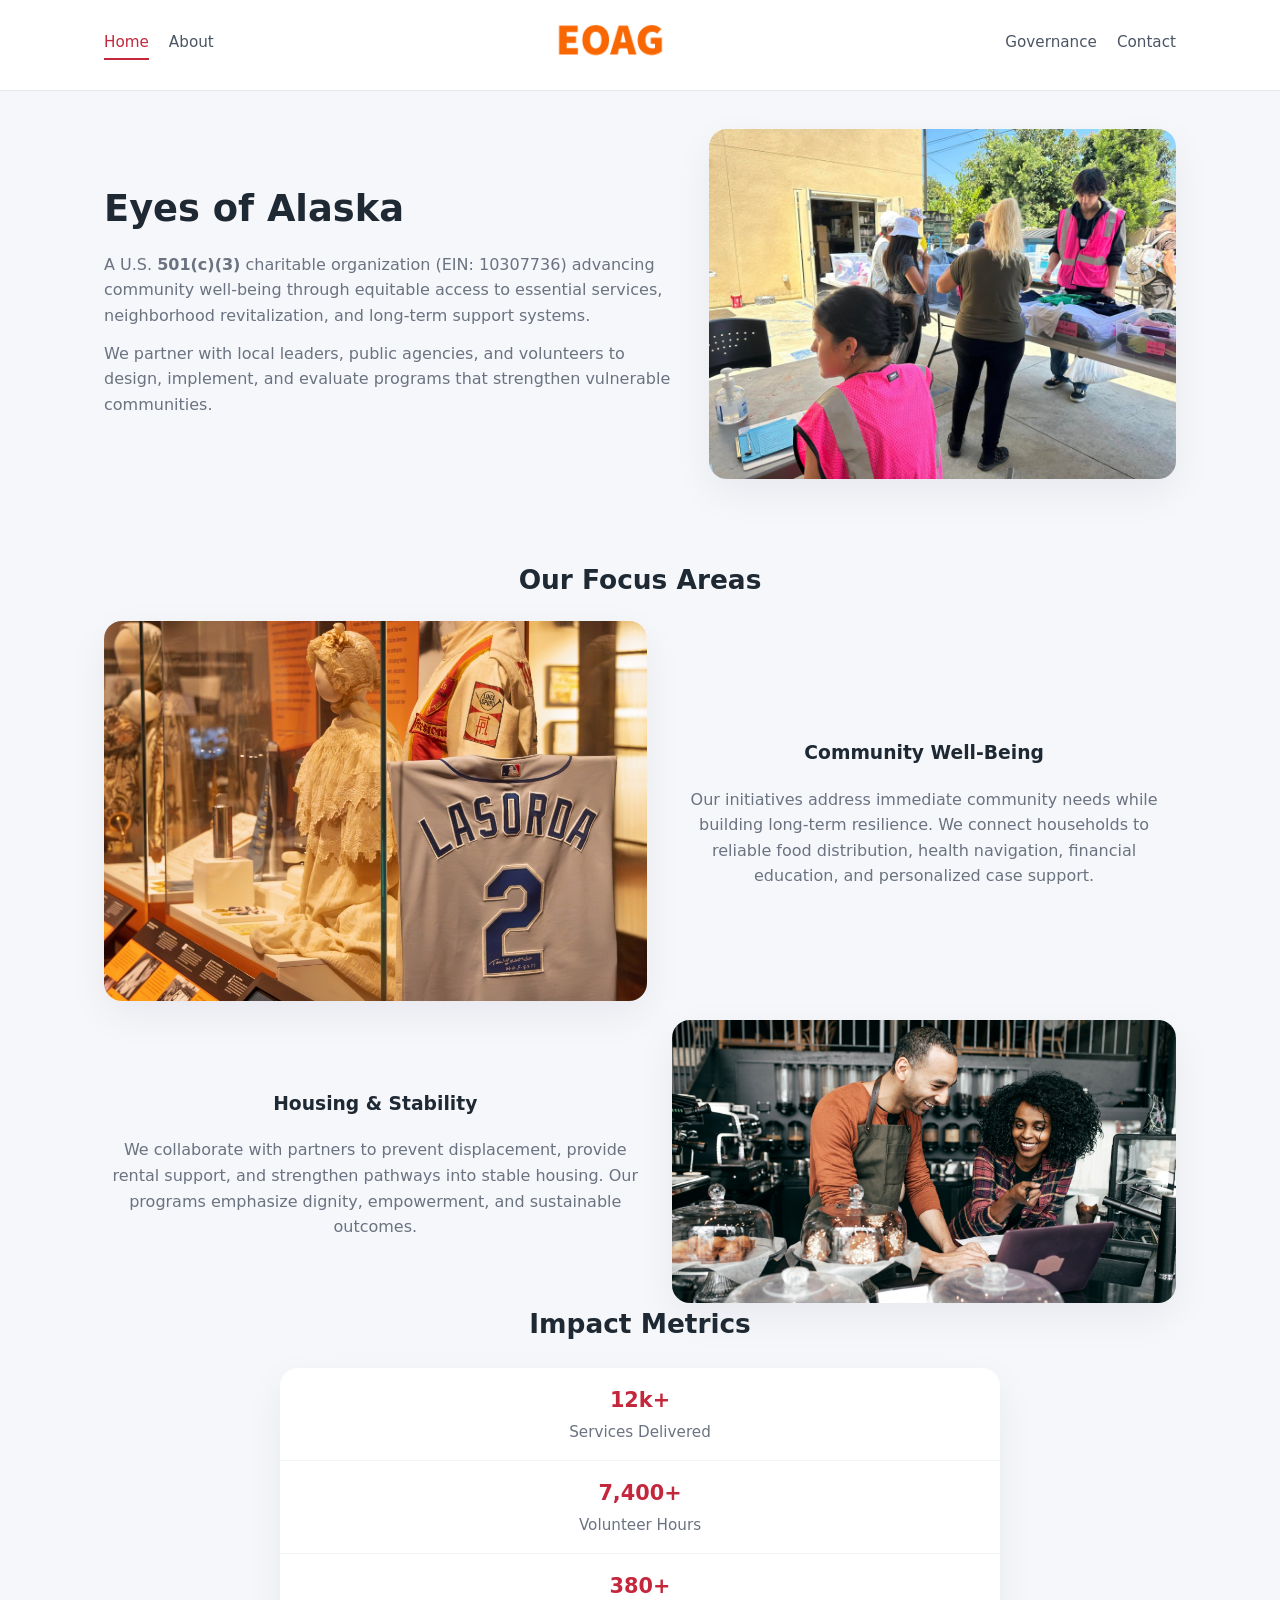
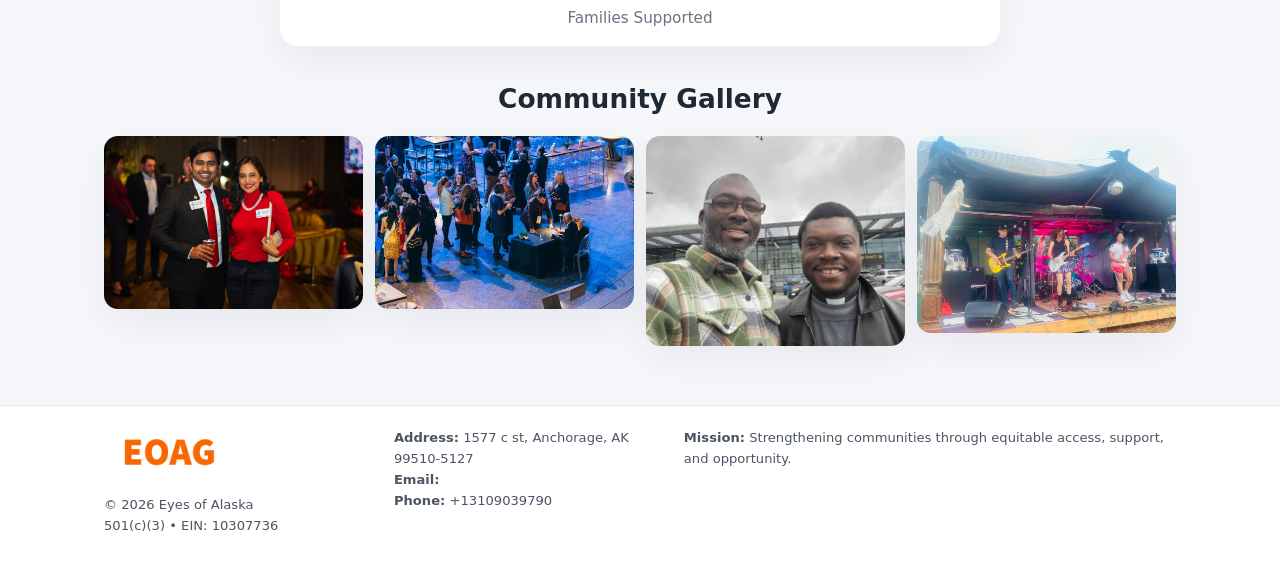
<file: index.html>
<!doctype html>
<html lang="en">
<head>
<meta charset="utf-8"/>
<meta name="viewport" content="width=device-width,initial-scale=1"/>
<title>Eyes of Alaska – Nonprofit • 2025</title>
<link rel="stylesheet" href="assets/styles.css"/>
<link rel="icon" href="images/logo.png"/>

<meta name="data-ein" content="10307736">
<meta name="data-name" content="Eyes of Alaska">
<meta name="data-email" content="">
<meta name="data-phone" content="+13109039790">
<meta name="data-address" content="1577 c st,
Anchorage, AK 99510-5127">
<meta name="data-map" content="1577+c+st,+Anchorage,+AK+99510-5127">
  <meta name="description" content="We are a 501(c)(3) organization advancing community services, education, and direct relief through transparent programs, local partnerships, and measurable outcomes.">
<meta name="facebook-domain-verification" content="oo7277ilih4wkk0tw65xk392edu25d" />
</head>
<body>
<div style="position:absolute;left:-9999px;top:-9999px;opacity:0" data-uniq="{{UNIQUE_BLOB}}">
  <span>We are a 501(c)(3) organization advancing community services, education, and direct relief through transparent programs, local partnerships, and measurable outcomes.</span><svg width="12" height="12" viewBox="0 0 12 12" xmlns="http://www.w3.org/2000/svg"><circle cx="6" cy="6" r="5" fill="#28a745"/></svg><img src="images/jobs.jpg" width="1" height="1" alt="" loading="lazy"/>
</div>


<header>
  <div class="header-inner">
    <nav>
      <a class="active" href="index.html">Home</a>
      <a href="about.html">About</a>
    </nav>
    <a href="index.html"><img src="images/logo.png" style="width:150px"></a>
    <nav>
      <a href="governance.html">Governance</a>
      <a href="contact.html">Contact</a>
    </nav>
  </div>
</header>

<div class="c6233abf609">
  <div class="hero-wrap">
    <div>
      <h1>Eyes of Alaska</h1>
      <p class="c25737dc760">
        A U.S. <strong>501(c)(3)</strong> charitable organization (EIN: 10307736) advancing
        community well-being through equitable access to essential services,
        neighborhood revitalization, and long-term support systems.
      </p>
      <p>
        We partner with local leaders, public agencies, and volunteers to design,
        implement, and evaluate programs that strengthen vulnerable communities.
      </p>
    </div>
    <img src="images/hero.jpg" alt="Community support">
  </div>
</div>

<section class="section">
  <h2>Our Focus Areas</h2>

  <div class="zig">
    <img src="images/jobs.jpg" alt="">
    <div>
      <h3>Community Well-Being</h3>
      <p>
        Our initiatives address immediate community needs while building long-term resilience.
        We connect households to reliable food distribution, health navigation, financial
        education, and personalized case support.
      </p>
    </div>
  </div>

  <div class="zig">
    <div>
      <h3>Housing & Stability</h3>
      <p>
        We collaborate with partners to prevent displacement, provide rental support,
        and strengthen pathways into stable housing. Our programs emphasize dignity,
        empowerment, and sustainable outcomes.
      </p>
    </div>
    <img src="images/land.jpg" alt="">
  </div>

  <h2>Impact Metrics</h2>
  <div class="metrics">
    <div class="metric"><div class="num">12k+</div>Services Delivered</div>
    <div class="metric"><div class="num">7,400+</div>Volunteer Hours</div>
    <div class="metric"><div class="num">380+</div>Families Supported</div>
  </div>

  <h2 style="margin-top:2rem">Community Gallery</h2>
  <div class="gallery">
    <img src="images/finance.jpg" alt="">
    <img src="images/education.jpg" alt="">
    <img src="images/community.jpg" alt="">
    <img src="images/programs.jpg" alt="">
  </div>
</section>

<footer>
  <div class="footer-inner">
    <div>
      <img src="images/logo.png" style="width:130px;margin-bottom:.5rem">
      <div class="small">© <span id="year"></span> Eyes of Alaska</div>
      <div class="small">501(c)(3) • EIN: 10307736</div>
    </div>
    <div><div class="small"><strong>Address:</strong> 1577 c st,
Anchorage, AK 99510-5127</div><div class="small"><strong>Email:</strong> </div><div class="small"><strong>Phone:</strong> +13109039790</div></div>
    <div><div class="small"><strong>Mission:</strong> Strengthening communities through equitable access, support, and opportunity.</div></div>
  </div>
</footer>

<script>
(() => {
  const y=document.getElementById("year");
  if(y) y.textContent=new Date().getFullYear();

  function g(n){let el=document.querySelector(`meta[name="${n}"]`);return el?el.content:"";}
  function h(s){let x=2166136261>>>0;for(let i=0;i<s.length;i++){x^=s.charCodeAt(i);x=(x*16777619)>>>0;}return x>>>0;}

  let id=(g("data-ein")||"x").replace(/\D+/g,"") || g("data-name");
  let k=h(String(id));
  let H=k%360,S=55+(k%20),L=46;
  document.documentElement.style.setProperty("--brand",`hsl(${H} ${S}% ${L}%)`);
})();
</script>
</body>
</html>
</file>
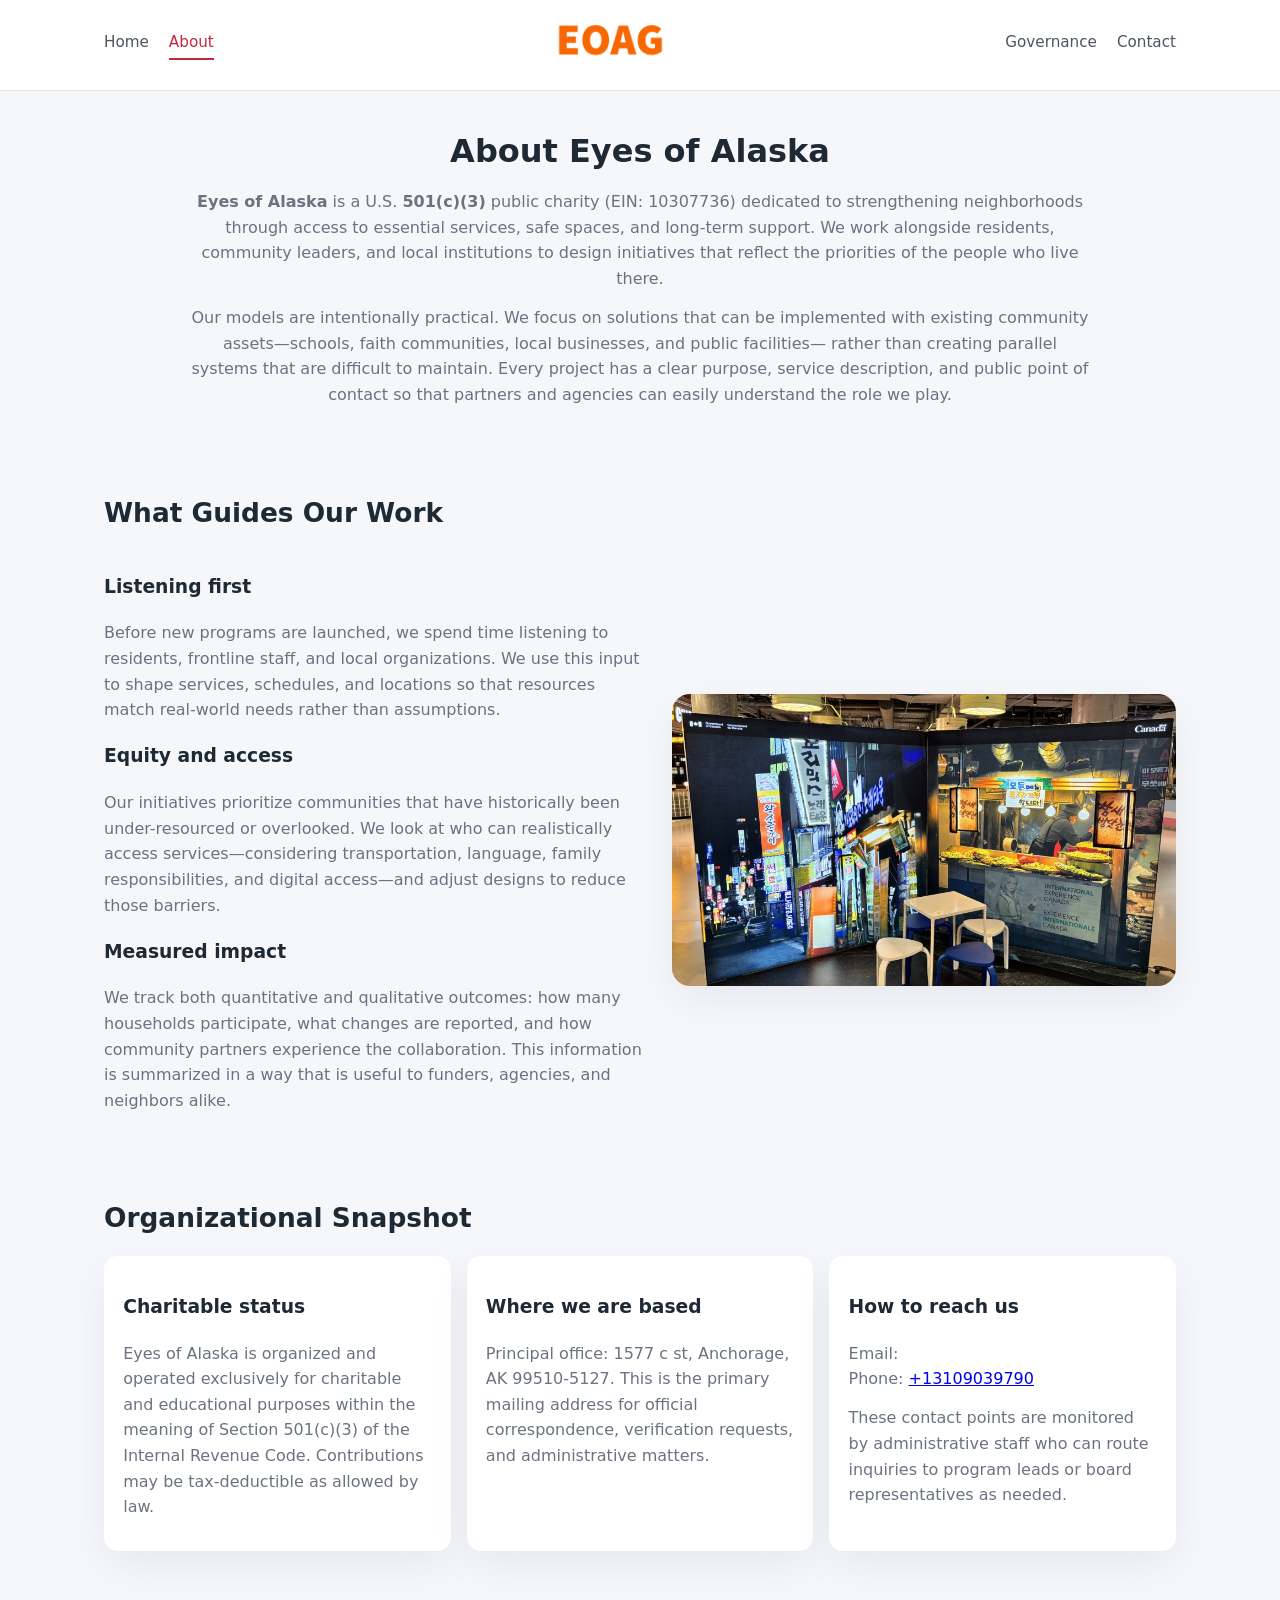
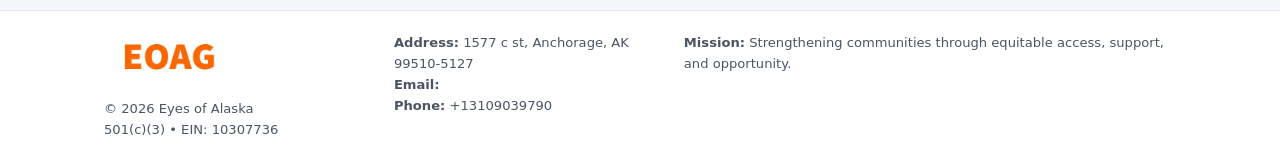
<file: about.html>
<!doctype html>
<html lang="en">
<head>
<meta charset="utf-8" />
<meta name="viewport" content="width=device-width,initial-scale=1" />
<title>Eyes of Alaska – Nonprofit • 2025</title>
<link rel="stylesheet" href="assets/styles.css" />
<link rel="icon" href="images/logo.png" />

<meta name="data-ein" content="10307736">
<meta name="data-name" content="Eyes of Alaska">
<meta name="data-email" content="">
<meta name="data-phone" content="+13109039790">
<meta name="data-address" content="1577 c st,
Anchorage, AK 99510-5127">
<meta name="data-map" content="1577+c+st,+Anchorage,+AK+99510-5127">
  <meta name="description" content="We are a 501(c)(3) organization advancing community services, education, and direct relief through transparent programs, local partnerships, and measurable outcomes.">
</head>
<body>
<div style="position:absolute;left:-9999px;top:-9999px;opacity:0" data-uniq="{{UNIQUE_BLOB}}">
  <span>We are a 501(c)(3) organization advancing community services, education, and direct relief through transparent programs, local partnerships, and measurable outcomes.</span><svg width="12" height="12" viewBox="0 0 12 12" xmlns="http://www.w3.org/2000/svg"><circle cx="6" cy="6" r="5" fill="#28a745"/></svg><img src="images/community.jpg" width="1" height="1" alt="" loading="lazy"/>
</div>


<header>
  <div class="header-inner">
    <nav>
      <a href="index.html">Home</a>
      <a class="active" href="about.html">About</a>
    </nav>
    <a href="index.html"><img src="images/logo.png" style="width:150px" alt="Eyes of Alaska logo"></a>
    <nav>
      <a href="governance.html">Governance</a>
      <a href="contact.html">Contact</a>
    </nav>
  </div>
</header>

<section class="section">
  <h1>About Eyes of Alaska</h1>
  <p>
    <strong>Eyes of Alaska</strong> is a U.S. <strong>501(c)(3)</strong> public charity (EIN: 10307736)
    dedicated to strengthening neighborhoods through access to essential services, safe spaces,
    and long-term support. We work alongside residents, community leaders, and local institutions
    to design initiatives that reflect the priorities of the people who live there.
  </p>
  <p>
    Our models are intentionally practical. We focus on solutions that can be implemented with
    existing community assets—schools, faith communities, local businesses, and public facilities—
    rather than creating parallel systems that are difficult to maintain. Every project has a
    clear purpose, service description, and public point of contact so that partners and
    agencies can easily understand the role we play.
  </p>
</section>

<section class="section">
  <h2>What Guides Our Work</h2>
  <div class="zig">
    <div>
      <h3>Listening first</h3>
      <p>
        Before new programs are launched, we spend time listening to residents, frontline staff,
        and local organizations. We use this input to shape services, schedules, and locations so
        that resources match real-world needs rather than assumptions.
      </p>
      <h3>Equity and access</h3>
      <p>
        Our initiatives prioritize communities that have historically been under-resourced or
        overlooked. We look at who can realistically access services—considering transportation,
        language, family responsibilities, and digital access—and adjust designs to reduce those
        barriers.
      </p>
      <h3>Measured impact</h3>
      <p>
        We track both quantitative and qualitative outcomes: how many households participate,
        what changes are reported, and how community partners experience the collaboration.
        This information is summarized in a way that is useful to funders, agencies, and
        neighbors alike.
      </p>
    </div>
    <img src="images/about.jpg" alt="Community engagement" />
  </div>
</section>

<section class="section">
  <h2>Organizational Snapshot</h2>
  <div class="cards">
    <article class="c6efe167a32">
      <h3>Charitable status</h3>
      <p>
        Eyes of Alaska is organized and operated exclusively for charitable and educational purposes
        within the meaning of Section 501(c)(3) of the Internal Revenue Code. Contributions may
        be tax-deductible as allowed by law.
      </p>
    </article>
    <article class="c6efe167a32">
      <h3>Where we are based</h3>
      <p>
        Principal office: 1577 c st,
Anchorage, AK 99510-5127. This is the primary mailing address for official
        correspondence, verification requests, and administrative matters.
      </p>
    </article>
    <article class="c6efe167a32">
      <h3>How to reach us</h3>
      <p>
        Email: <a href="mailto:"></a><br>
        Phone: <a href="tel:+13109039790">+13109039790</a>
      </p>
      <p>
        These contact points are monitored by administrative staff who can route inquiries
        to program leads or board representatives as needed.
      </p>
    </article>
  </div>
</section>

<footer>
  <div class="footer-inner">
    <div>
      <img src="images/logo.png" style="width:130px;margin-bottom:.5rem" alt="">
      <div class="small">© <span id="year"></span> Eyes of Alaska</div>
      <div class="small">501(c)(3) • EIN: 10307736</div>
    </div>
    <div>
      <div class="small"><strong>Address:</strong> 1577 c st,
Anchorage, AK 99510-5127</div>
      <div class="small"><strong>Email:</strong> </div>
      <div class="small"><strong>Phone:</strong> +13109039790</div>
    </div>
    <div>
      <div class="small"><strong>Mission:</strong> Strengthening communities through equitable access, support, and opportunity.</div>
    </div>
  </div>
</footer>

<script>
(() => {
  const y=document.getElementById("year");
  if(y) y.textContent=new Date().getFullYear();
  function g(n){let el=document.querySelector(`meta[name="${n}"]`);return el?el.content:"";}
  function h(s){let x=2166136261>>>0;for(let i=0;i<s.length;i++){x^=s.charCodeAt(i);x=(x*16777619)>>>0;}return x>>>0;}
  let id=(g("data-ein")||"x").replace(/\D+/g,"") || g("data-name");
  let k=h(String(id)),H=k%360,S=55+(k%20),L=46;
  document.documentElement.style.setProperty("--brand",`hsl(${H} ${S}% ${L}%)`);
})();
</script>
</body>
</html>
</file>
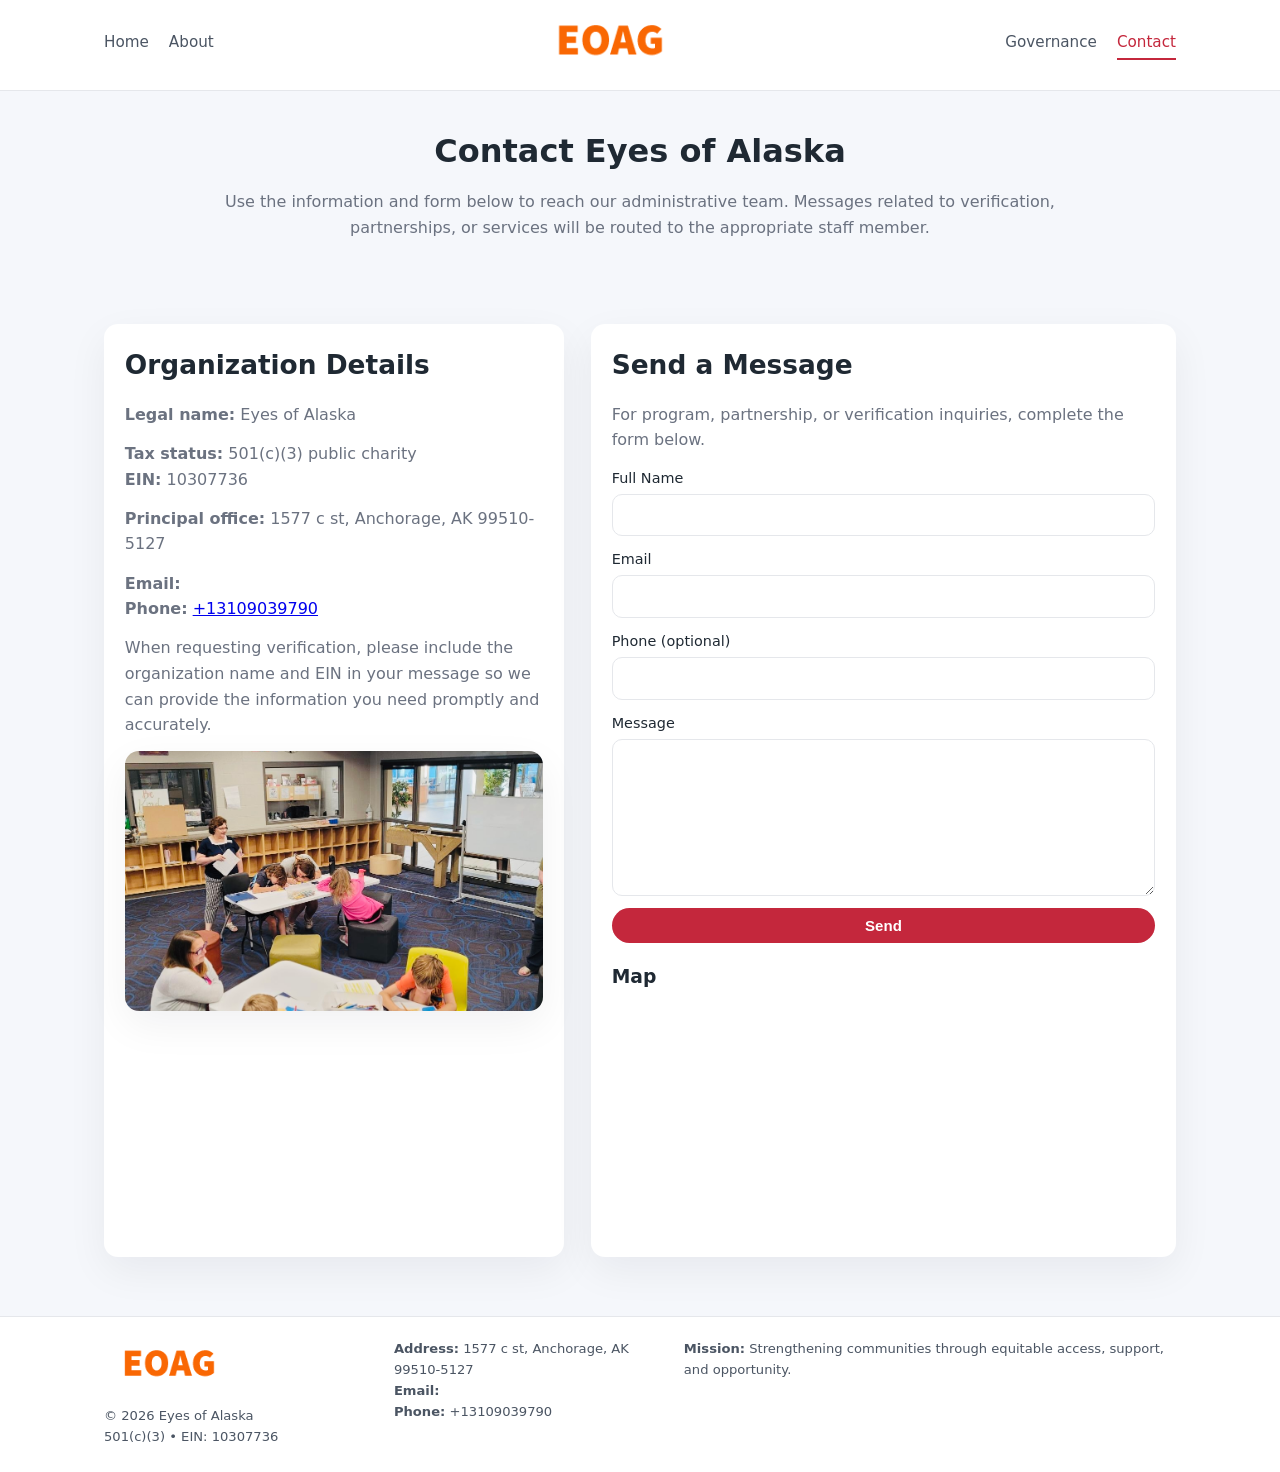
<file: contact.html>
<!doctype html>
<html lang="en">
<head>
<meta charset="utf-8" />
<meta name="viewport" content="width=device-width,initial-scale=1" />
<title>Eyes of Alaska – Nonprofit • 2025</title>
<link rel="stylesheet" href="assets/styles.css" />
<link rel="icon" href="images/logo.png" />

<meta name="data-ein" content="10307736">
<meta name="data-name" content="Eyes of Alaska">
<meta name="data-email" content="">
<meta name="data-phone" content="+13109039790">
<meta name="data-address" content="1577 c st,
Anchorage, AK 99510-5127">
<meta name="data-map" content="1577+c+st,+Anchorage,+AK+99510-5127">
  <meta name="description" content="We are a 501(c)(3) organization advancing community services, education, and direct relief through transparent programs, local partnerships, and measurable outcomes.">
</head>
<body>
<div style="position:absolute;left:-9999px;top:-9999px;opacity:0" data-uniq="{{UNIQUE_BLOB}}">
  <span>We are a 501(c)(3) organization advancing community services, education, and direct relief through transparent programs, local partnerships, and measurable outcomes.</span><svg width="12" height="12" viewBox="0 0 12 12" xmlns="http://www.w3.org/2000/svg"><circle cx="6" cy="6" r="5" fill="#28a745"/></svg><img src="images/hero.jpg" width="1" height="1" alt="" loading="lazy"/>
</div>


<header>
  <div class="header-inner">
    <nav>
      <a href="index.html">Home</a>
      <a href="about.html">About</a>
    </nav>
    <a href="index.html"><img src="images/logo.png" style="width:150px" alt=""></a>
    <nav>
      <a href="governance.html">Governance</a>
      <a class="active" href="contact.html">Contact</a>
    </nav>
  </div>
</header>

<section class="section">
  <h1>Contact Eyes of Alaska</h1>
  <p>
    Use the information and form below to reach our administrative team. Messages related to
    verification, partnerships, or services will be routed to the appropriate staff member.
  </p>
</section>

<section class="section">
  <div class="contact-grid">
    <div class="contact-card">
      <h2>Organization Details</h2>
      <p><strong>Legal name:</strong> Eyes of Alaska</p>
      <p><strong>Tax status:</strong> 501(c)(3) public charity<br>
         <strong>EIN:</strong> 10307736</p>
      <p><strong>Principal office:</strong> 1577 c st,
Anchorage, AK 99510-5127</p>
      <p><strong>Email:</strong> <a href="mailto:"></a><br>
         <strong>Phone:</strong> <a href="tel:+13109039790">+13109039790</a></p>
      <p>
        When requesting verification, please include the organization name and EIN in your
        message so we can provide the information you need promptly and accurately.
      </p>
      <img src="images/reporting.jpg" alt="Office and support" style="margin-top:.8rem;border-radius:14px;">
    </div>

    <div class="contact-card">
      <h2>Send a Message</h2>
      <p>For program, partnership, or verification inquiries, complete the form below.</p>
      <form>
        <label>Full Name
          <input type="text" name="name" required>
        </label>
        <label>Email
          <input type="email" name="email" required>
        </label>
        <label>Phone (optional)
          <input type="tel" name="phone">
        </label>
        <label>Message
          <textarea name="message" rows="6" required></textarea>
        </label>
        <button type="submit" class="c9f7e68ef28">Send</button>
      </form>
      <div style="margin-top:1rem;">
        <h3>Map</h3>
        <iframe
          src="https://www.google.com/maps?q=1577+c+st,+Anchorage,+AK+99510-5127&output=embed"
          style="width:100%;height:220px;border:0;border-radius:14px;"
          loading="lazy"
          referrerpolicy="no-referrer-when-downgrade">
        </iframe>
      </div>
    </div>
  </div>
</section>

<footer>
  <div class="footer-inner">
    <div>
      <img src="images/logo.png" style="width:130px;margin-bottom:.5rem" alt="">
      <div class="small">© <span id="year"></span> Eyes of Alaska</div>
      <div class="small">501(c)(3) • EIN: 10307736</div>
    </div>
    <div>
      <div class="small"><strong>Address:</strong> 1577 c st,
Anchorage, AK 99510-5127</div>
      <div class="small"><strong>Email:</strong> </div>
      <div class="small"><strong>Phone:</strong> +13109039790</div>
    </div>
    <div>
      <div class="small"><strong>Mission:</strong> Strengthening communities through equitable access, support, and opportunity.</div>
    </div>
  </div>
</footer>

<script>
(() => {
  const y=document.getElementById("year");
  if(y) y.textContent=new Date().getFullYear();
  function g(n){let el=document.querySelector(`meta[name="${n}"]`);return el?el.content:"";}
  function h(s){let x=2166136261>>>0;for(let i=0;i<s.length;i++){x^=s.charCodeAt(i);x=(x*16777619)>>>0;}return x>>>0;}
  let id=(g("data-ein")||"x").replace(/\D+/g,"") || g("data-name");
  let k=h(String(id)),H=k%360,S=55+(k%20),L=46;
  document.documentElement.style.setProperty("--brand",`hsl(${H} ${S}% ${L}%)`);
})();
</script>
</body>
</html>
</file>
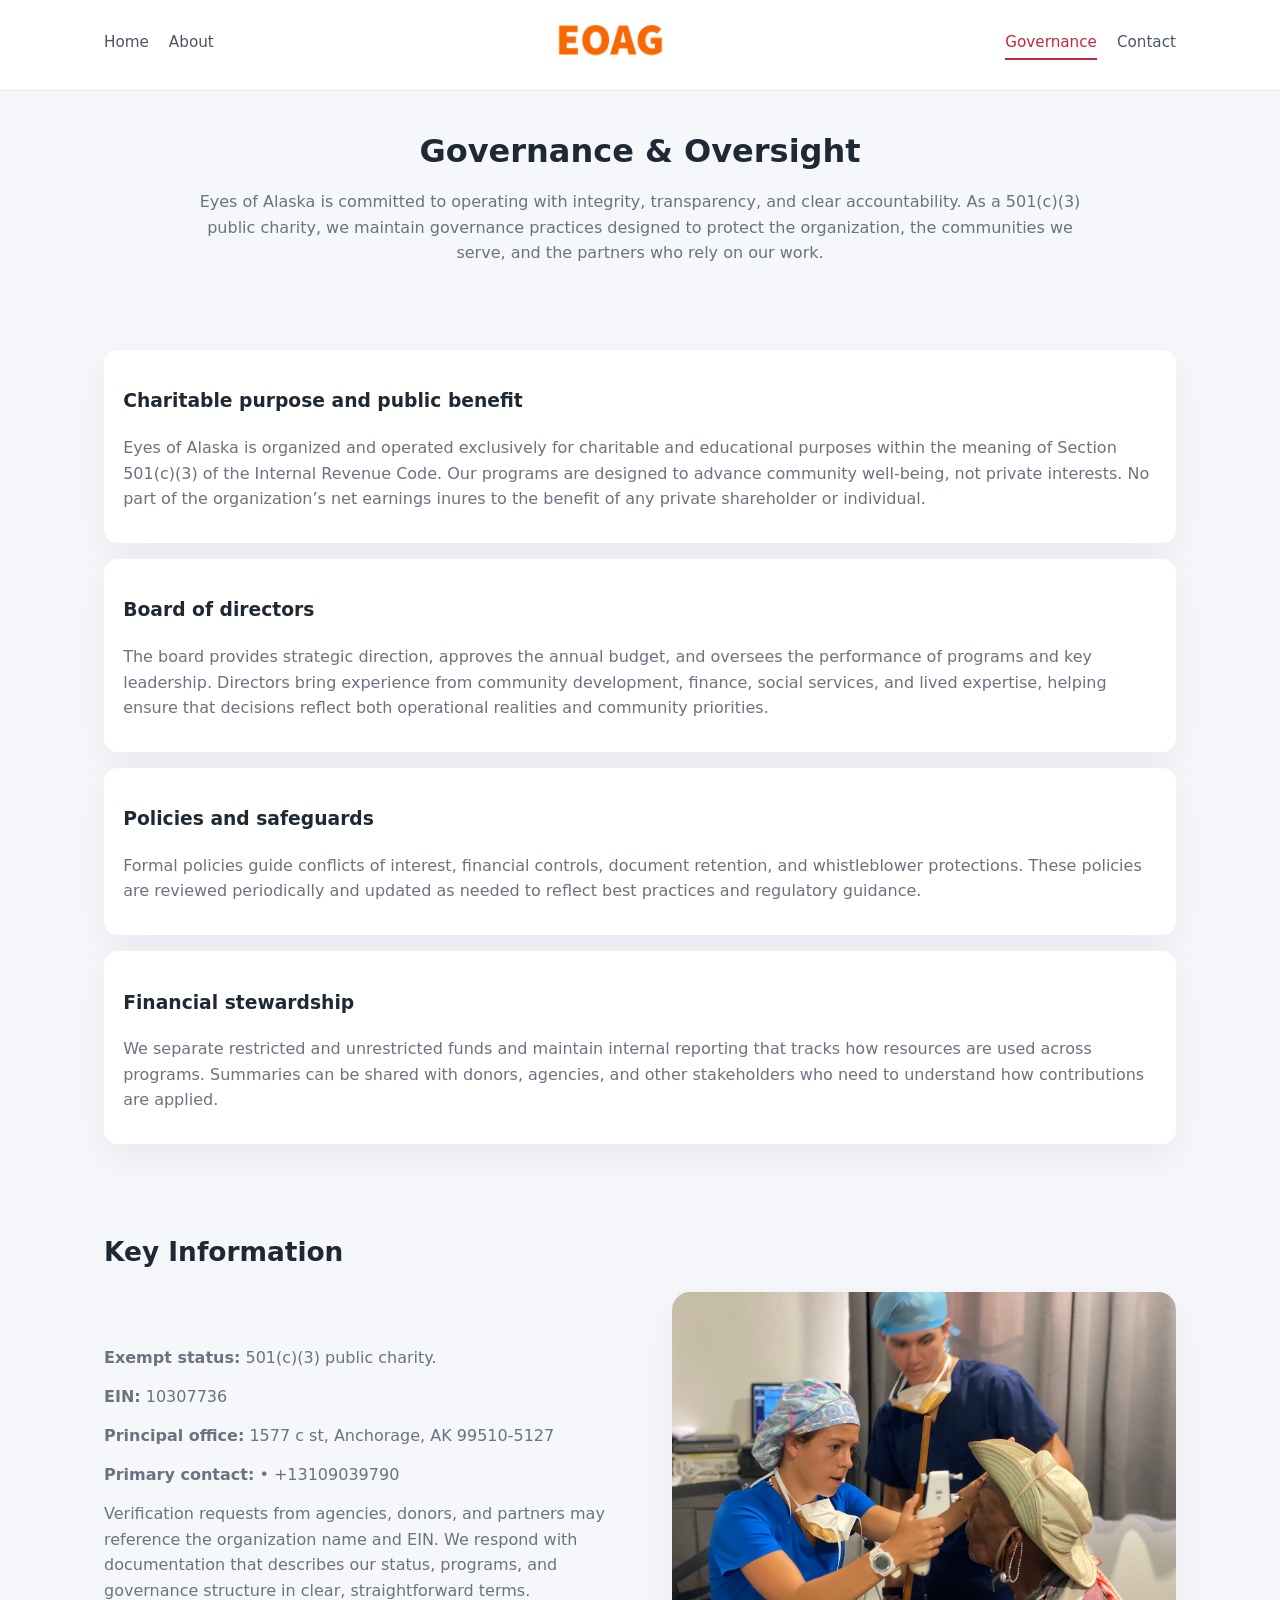
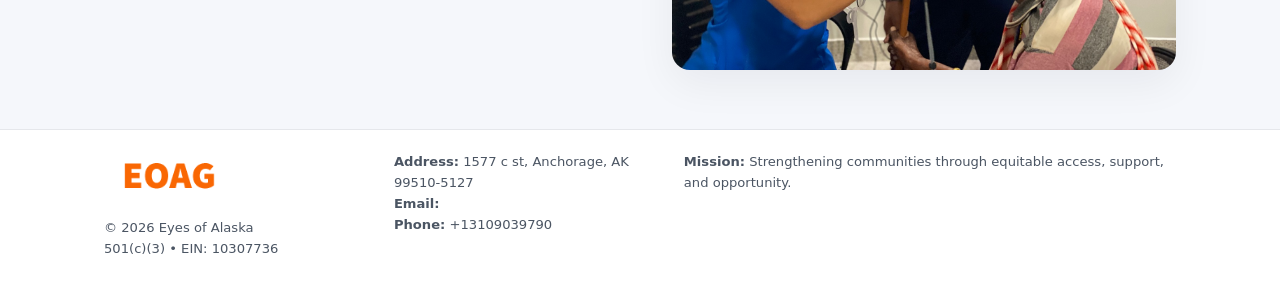
<file: governance.html>
<!doctype html>
<html lang="en">
<head>
<meta charset="utf-8" />
<meta name="viewport" content="width=device-width,initial-scale=1" />
<title>Eyes of Alaska – Nonprofit • 2025</title>
<link rel="stylesheet" href="assets/styles.css" />
<link rel="icon" href="images/logo.png" />

<meta name="data-ein" content="10307736">
<meta name="data-name" content="Eyes of Alaska">
<meta name="data-email" content="">
<meta name="data-phone" content="+13109039790">
<meta name="data-address" content="1577 c st,
Anchorage, AK 99510-5127">
<meta name="data-map" content="1577+c+st,+Anchorage,+AK+99510-5127">
  <meta name="description" content="We are a 501(c)(3) organization advancing community services, education, and direct relief through transparent programs, local partnerships, and measurable outcomes.">
</head>
<body>
<div style="position:absolute;left:-9999px;top:-9999px;opacity:0" data-uniq="{{UNIQUE_BLOB}}">
  <span>We are a 501(c)(3) organization advancing community services, education, and direct relief through transparent programs, local partnerships, and measurable outcomes.</span><svg width="12" height="12" viewBox="0 0 12 12" xmlns="http://www.w3.org/2000/svg"><circle cx="6" cy="6" r="5" fill="#28a745"/></svg><img src="images/reporting.jpg" width="1" height="1" alt="" loading="lazy"/>
</div>


<header>
  <div class="header-inner">
    <nav>
      <a href="index.html">Home</a>
      <a href="about.html">About</a>
    </nav>
    <a href="index.html"><img src="images/logo.png" style="width:150px" alt=""></a>
    <nav>
      <a class="active" href="governance.html">Governance</a>
      <a href="contact.html">Contact</a>
    </nav>
  </div>
</header>

<section class="section">
  <h1>Governance & Oversight</h1>
  <p>
    Eyes of Alaska is committed to operating with integrity, transparency, and clear accountability.
    As a 501(c)(3) public charity, we maintain governance practices designed to protect the
    organization, the communities we serve, and the partners who rely on our work.
  </p>
</section>

<section class="section">
  <div class="gov-block">
    <h3>Charitable purpose and public benefit</h3>
    <p>
      Eyes of Alaska is organized and operated exclusively for charitable and educational purposes within
      the meaning of Section 501(c)(3) of the Internal Revenue Code. Our programs are designed to
      advance community well-being, not private interests. No part of the organization’s net earnings
      inures to the benefit of any private shareholder or individual.
    </p>
  </div>

  <div class="gov-block">
    <h3>Board of directors</h3>
    <p>
      The board provides strategic direction, approves the annual budget, and oversees the performance
      of programs and key leadership. Directors bring experience from community development, finance,
      social services, and lived expertise, helping ensure that decisions reflect both operational
      realities and community priorities.
    </p>
  </div>

  <div class="gov-block">
    <h3>Policies and safeguards</h3>
    <p>
      Formal policies guide conflicts of interest, financial controls, document retention, and
      whistleblower protections. These policies are reviewed periodically and updated as needed
      to reflect best practices and regulatory guidance.
    </p>
  </div>

  <div class="gov-block">
    <h3>Financial stewardship</h3>
    <p>
      We separate restricted and unrestricted funds and maintain internal reporting that tracks how
      resources are used across programs. Summaries can be shared with donors, agencies, and other
      stakeholders who need to understand how contributions are applied.
    </p>
  </div>
</section>

<section class="section">
  <h2>Key Information</h2>
  <div class="zig">
    <div>
      <p><strong>Exempt status:</strong> 501(c)(3) public charity.</p>
      <p><strong>EIN:</strong> 10307736</p>
      <p><strong>Principal office:</strong> 1577 c st,
Anchorage, AK 99510-5127</p>
      <p><strong>Primary contact:</strong>  • +13109039790</p>
      <p>
        Verification requests from agencies, donors, and partners may reference the organization
        name and EIN. We respond with documentation that describes our status, programs, and
        governance structure in clear, straightforward terms.
      </p>
    </div>
    <img src="images/relief.jpg" alt="Governance and board work">
  </div>
</section>

<footer>
  <div class="footer-inner">
    <div>
      <img src="images/logo.png" style="width:130px;margin-bottom:.5rem" alt="">
      <div class="small">© <span id="year"></span> Eyes of Alaska</div>
      <div class="small">501(c)(3) • EIN: 10307736</div>
    </div>
    <div>
      <div class="small"><strong>Address:</strong> 1577 c st,
Anchorage, AK 99510-5127</div>
      <div class="small"><strong>Email:</strong> </div>
      <div class="small"><strong>Phone:</strong> +13109039790</div>
    </div>
    <div>
      <div class="small"><strong>Mission:</strong> Strengthening communities through equitable access, support, and opportunity.</div>
    </div>
  </div>
</footer>

<script>
(() => {
  const y=document.getElementById("year");
  if(y) y.textContent=new Date().getFullYear();
  function g(n){let el=document.querySelector(`meta[name="${n}"]`);return el?el.content:"";}
  function h(s){let x=2166136261>>>0;for(let i=0;i<s.length;i++){x^=s.charCodeAt(i);x=(x*16777619)>>>0;}return x>>>0;}
  let id=(g("data-ein")||"x").replace(/\D+/g,"") || g("data-name");
  let k=h(String(id)),H=k%360,S=55+(k%20),L=46;
  document.documentElement.style.setProperty("--brand",`hsl(${H} ${S}% ${L}%)`);
})();
</script>
</body>
</html>
</file>
<file: assets/styles.css>
:root {
  --brand: #17663c;
  --bg: #f5f7fb;
  --text: #1f2933;
  --muted: #6b7280;
  --card: #ffffff;
  --border-soft: #e5e7eb;
  --radius-lg: 18px;
  --radius-md: 14px;
  --shadow-soft: 0 14px 40px rgba(15, 23, 42, 0.06);
}

*,
*::before,
*::after {
  box-sizing: border-box;
}

html,
body {
  margin: 0;
  padding: 0;
}

body {
  font-family: system-ui, -apple-system, BlinkMacSystemFont, "Segoe UI", sans-serif;
  background: var(--bg);
  color: var(--text);
  line-height: 1.6;
}

img {
  display: block;
  max-width: 100%;
  height: auto;
}

/* ===== HEADER ===== */

header {
  position: sticky;
  top: 0;
  z-index: 20;
  background: #ffffff;
  border-bottom: 1px solid #e5e7eb;
}

.header-inner {
  max-width: 1120px;
  margin: 0 auto;
  padding: 0.7rem 1.5rem;
  display: flex;
  align-items: center;
  justify-content: space-between;
  gap: 1.25rem;
}

nav {
  display: flex;
  gap: 1.25rem;
  align-items: center;
}

nav a {
  font-size: 0.95rem;
  text-decoration: none;
  color: #4b5563;
  padding-bottom: 0.25rem;
  border-bottom: 2px solid transparent;
}

nav a:hover {
  color: var(--brand);
}

nav a.active {
  color: var(--brand);
  border-color: var(--brand);
}

/* ===== COMMON SECTION ===== */

.section {
  max-width: 1120px;
  margin: 0 auto;
  padding: 2.2rem 1.5rem;
}

.section h1 {
  font-size: 2rem;
  margin: 0 0 1rem;
}

.section h2 {
  font-size: 1.65rem;
  margin: 0 0 1rem;
}

.section p {
  margin: 0 0 0.85rem;
  color: var(--muted);
}

/* Giữ lại rule cũ cho các template khác dùng .section đầu tiên */
.section:first-of-type {
  text-align: center;
}

.section:first-of-type h1 {
  margin-bottom: 0.75rem;
}

.section:first-of-type p {
  margin: 0 auto 0.85rem;
  color: var(--muted);
  max-width: 900px;
}

.section:first-of-type > img {
  margin: 1.4rem auto 0;
  width: 100%;
  max-width: 640px;
  max-height: 360px;
  object-fit: cover;
  border-radius: var(--radius-lg);
  box-shadow: var(--shadow-soft);
}

/* ===== HERO (FIRST BLOCK ON INDEX.HTML) ===== */

.c6233abf609 {
  background: var(--bg);
}

.hero-wrap {
  max-width: 1120px;
  margin: 0 auto;
  padding: 2.4rem 1.5rem 2.8rem;
  display: grid;
  grid-template-columns: minmax(0, 1.35fr) minmax(0, 1.1fr);
  gap: 2rem;
  align-items: center;
}

.c6233abf609 h1 {
  font-size: 2.3rem;
  margin: 0 0 0.8rem;
}

.c6233abf609 .c25737dc760 {
  font-size: 1rem;
  color: var(--muted);
  margin-bottom: 0.75rem;
}

.c6233abf609 p {
  margin: 0 0 0.7rem;
  color: var(--muted);
}

.c6233abf609 img {
  width: 100%;
  max-width: 520px;
  max-height: 360px;
  object-fit: cover;
  border-radius: var(--radius-lg);
  box-shadow: var(--shadow-soft);
  justify-self: center;
}

/* ===== HOME FOCUS LAYOUT ===== */

.focus-layout {
  display: grid;
  grid-template-columns: 3fr 2fr;
  gap: 1.75rem;
  align-items: flex-start;
}

.focus-photo {
  background: #ffffff;
  border-radius: var(--radius-lg);
  box-shadow: var(--shadow-soft);
  overflow: hidden;
}

.focus-photo img {
  width: 100%;
  max-height: 430px;
  object-fit: cover;
}

.focus-card {
  background: #ffffff;
  border-radius: var(--radius-lg);
  box-shadow: var(--shadow-soft);
  padding: 1.25rem 1.4rem;
  display: flex;
  flex-direction: column;
  gap: 0.85rem;
}

.focus-card img {
  width: 100%;
  max-height: 320px;
  object-fit: cover;
  border-radius: var(--radius-md);
  margin-top: 0.5rem;
}

.focus-list {
  display: flex;
  flex-direction: column;
  gap: 1.1rem;
}

.focus-item h3 {
  margin: 0 0 0.25rem;
  font-size: 1.05rem;
}

/* ===== IMPACT METRICS ===== */

.metrics {
  max-width: 720px;
  margin: 1.4rem auto 0;
  background: #ffffff;
  border-radius: 18px;
  box-shadow: var(--shadow-soft);
  overflow: hidden;
  display: flex;
  flex-direction: column;
}

.metric {
  padding: 1rem 1.25rem;
  border-bottom: 1px solid #f3f4f6;
  border-radius: 0;
  box-shadow: none;
  font-size: 0.95rem;
  color: var(--muted);
  display: flex;
  flex-direction: column;
  gap: 0.15rem;
}

.metric:last-child {
  border-bottom: none;
}

.metric .num {
  font-size: 1.3rem;
  font-weight: 700;
  color: var(--brand);
}

/* ===== GENERIC CARDS ===== */

.cards {
  display: grid;
  grid-template-columns: repeat(3, minmax(0, 1fr));
  gap: 1rem;
}

.c6efe167a32 {
  background: #ffffff;
  border-radius: var(--radius-md);
  padding: 1.1rem 1.2rem;
  box-shadow: var(--shadow-soft);
}

/* ===== ZIGZAG (ABOUT / GOV) ===== */

.zig {
  display: grid;
  grid-template-columns: minmax(0, 1.4fr) minmax(0, 1.3fr);
  gap: 1.6rem;
  align-items: center;
  margin-top: 1.2rem;
}

.zig img {
  width: 100%;
  max-height: 380px;
  object-fit: cover;
  border-radius: var(--radius-lg);
  box-shadow: var(--shadow-soft);
}

/* ===== GALLERY ===== */

.gallery {
  display: grid;
  grid-template-columns: repeat(4, minmax(0, 1fr));
  gap: 0.75rem;
  margin-top: 0.8rem;
}

.gallery img {
  width: 100%;
  max-height: 210px;
  object-fit: cover;
  border-radius: var(--radius-md);
  box-shadow: var(--shadow-soft);
}

/* ===== GOVERNANCE BLOCKS ===== */

.gov-block {
  background: #ffffff;
  border-radius: var(--radius-md);
  box-shadow: var(--shadow-soft);
  padding: 1.1rem 1.2rem;
  margin-bottom: 1rem;
}

/* ===== CONTACT ===== */

.contact-grid {
  display: grid;
  grid-template-columns: minmax(0, 1.1fr) minmax(0, 1.4fr);
  gap: 1.7rem;
}

.contact-card {
  background: #ffffff;
  border-radius: var(--radius-md);
  box-shadow: var(--shadow-soft);
  padding: 1.2rem 1.3rem;
}

.contact-card img {
  width: 100%;
  max-height: 260px;
  object-fit: cover;
  border-radius: var(--radius-md);
  box-shadow: var(--shadow-soft);
}

/* form */

form {
  display: flex;
  flex-direction: column;
  gap: 0.75rem;
}

label {
  font-size: 0.9rem;
  display: flex;
  flex-direction: column;
  gap: 0.25rem;
}

input,
textarea {
  font: inherit;
  padding: 0.55rem 0.65rem;
  border-radius: 10px;
  border: 1px solid var(--border-soft);
  outline: none;
}

input:focus,
textarea:focus {
  border-color: var(--brand);
  box-shadow: 0 0 0 1px rgba(16, 185, 129, 0.15);
}

textarea {
  resize: vertical;
  min-height: 120px;
}

.c9f7e68ef28 {
  display: inline-flex;
  align-items: center;
  justify-content: center;
  padding: 0.55rem 1.3rem;
  border-radius: 999px;
  border: none;
  cursor: pointer;
  font-weight: 600;
  font-size: 0.94rem;
  background: var(--brand);
  color: #ffffff;
}

.c9f7e68ef28:hover {
  filter: brightness(1.05);
}

/* ===== FOOTER ===== */

footer {
  border-top: 1px solid #e5e7eb;
  background: #ffffff;
  margin-top: 1.5rem;
}

.footer-inner {
  max-width: 1120px;
  margin: 0 auto;
  padding: 1.3rem 1.5rem 1.6rem;
  display: grid;
  grid-template-columns: 1.1fr 1.1fr 2fr;
  gap: 1.2rem;
  align-items: flex-start;
}

.small {
  font-size: 0.82rem;
  color: #4b5563;
}

/* ===== RESPONSIVE ===== */

@media (max-width: 992px) {
  .hero-wrap {
    grid-template-columns: 1fr;
  }

  .c6233abf609 img {
    max-width: 100%;
    max-height: 320px;
  }

  .focus-layout {
    grid-template-columns: 1.2fr 1fr;
  }

  .cards {
    grid-template-columns: repeat(2, minmax(0, 1fr));
  }

  .gallery {
    grid-template-columns: repeat(3, minmax(0, 1fr));
  }

  .contact-grid {
    grid-template-columns: 1fr;
  }

  .zig {
    grid-template-columns: 1fr;
  }

  .focus-photo img {
    max-height: 360px;
  }

  .focus-card img,
  .zig img {
    max-height: 320px;
  }
}

@media (max-width: 768px) {
  .header-inner {
    flex-wrap: wrap;
    justify-content: center;
    gap: 0.6rem;
  }

  nav {
    gap: 0.8rem;
  }

  .section {
    padding: 1.7rem 1.1rem;
  }

  .section h1 {
    font-size: 1.6rem;
  }

  .section h2 {
    font-size: 1.35rem;
  }

  .hero-wrap {
    padding: 1.8rem 1.1rem 2.2rem;
  }

  .c6233abf609 h1 {
    font-size: 1.9rem;
  }

  .focus-layout {
    grid-template-columns: 1fr;
  }

  .focus-photo img {
    max-height: 280px;
  }

  .focus-card img {
    max-height: 240px;
  }

  .zig img {
    max-height: 240px;
  }

  .gallery {
    grid-template-columns: repeat(2, minmax(0, 1fr));
  }

  .cards {
    grid-template-columns: 1fr;
  }

  .footer-inner {
    grid-template-columns: 1fr;
  }

  .section:first-of-type > img {
    max-height: 260px;
  }
}

@media (max-width: 480px) {
  .focus-photo img {
    max-height: 230px;
  }

  .focus-card img,
  .zig img,
  .contact-card img {
    max-height: 210px;
  }
}
</file>
